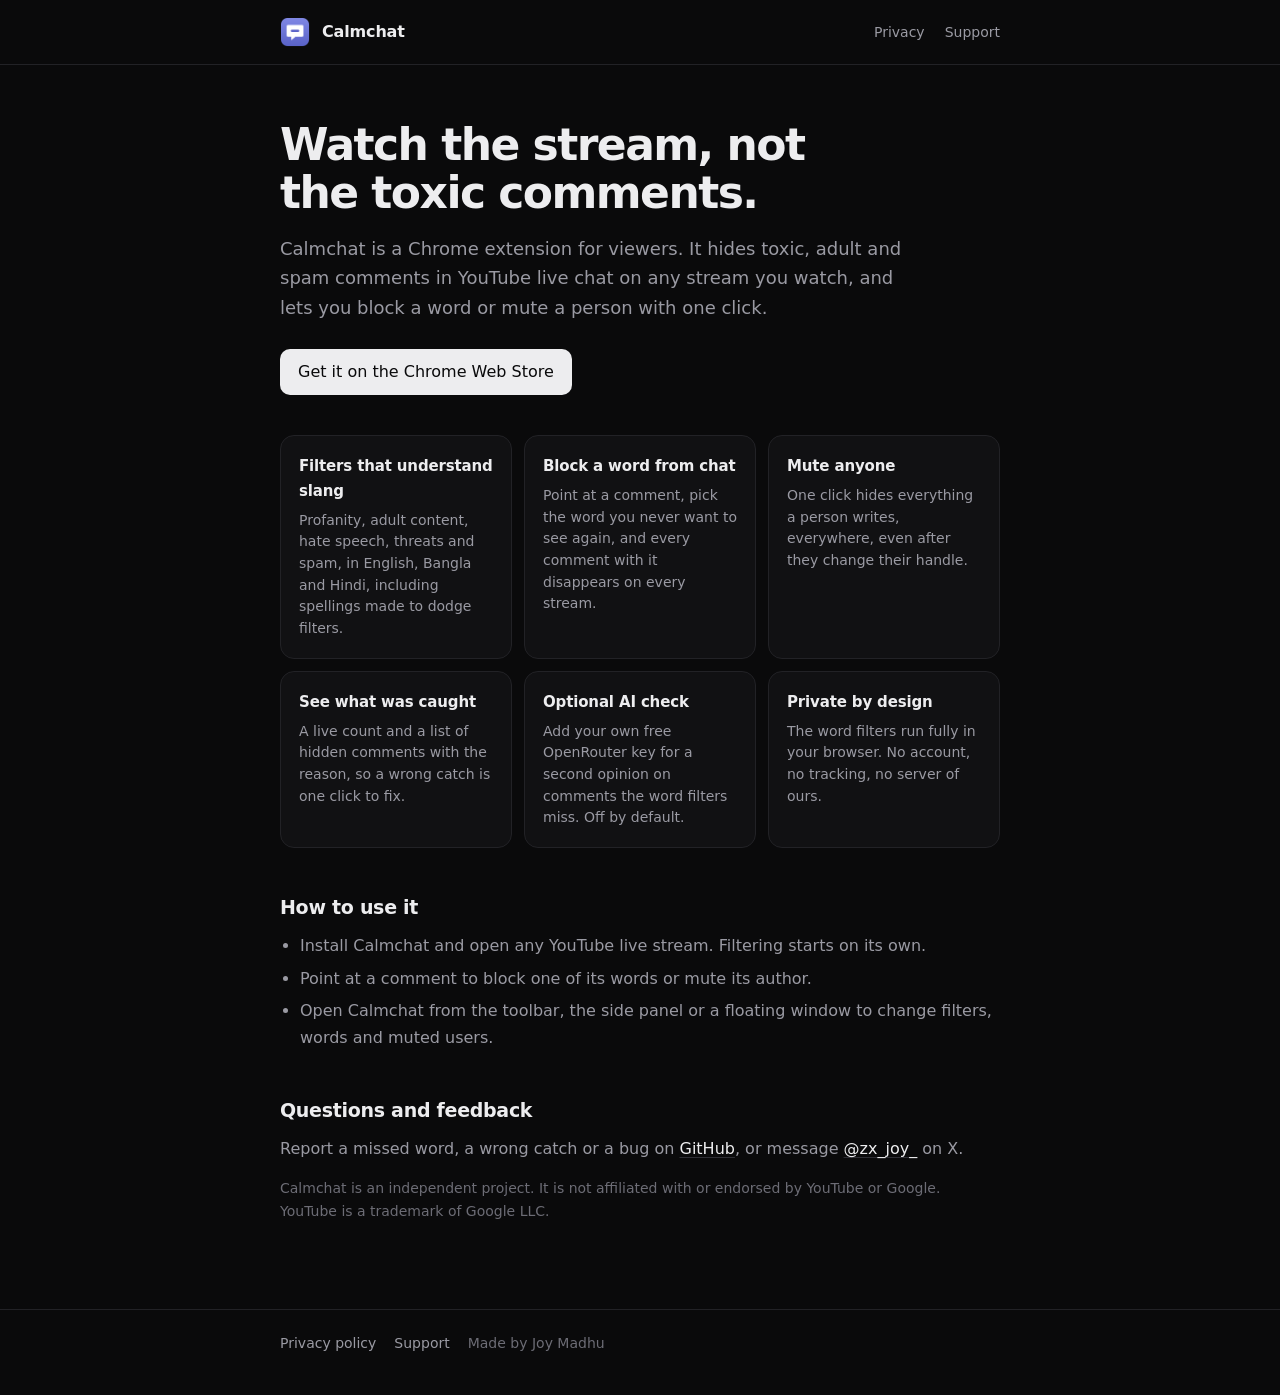
<file: index.html>
<!doctype html>
<html lang="en">
<head>
<meta charset="utf-8">
<meta name="viewport" content="width=device-width, initial-scale=1">
<title>Calmchat, a cleaner YouTube live chat</title>
<meta name="description" content="Calmchat is a Chrome extension that hides toxic, adult and spam comments in YouTube live chat, and lets you block any word or mute any user in one click.">
<link rel="icon" href="icon.png">
<link rel="stylesheet" href="style.css">
</head>
<body>
<header class="top"><div class="wrap">
  <img src="icon.png" alt=""><b>Calmchat</b>
  <nav><a href="privacy.html">Privacy</a><a href="https://github.com/joymadhu49/calmchat/issues">Support</a></nav>
</div></header>
<main><div class="wrap">
  <h1>Watch the stream, not the toxic comments.</h1>
  <p class="lead">Calmchat is a Chrome extension for viewers. It hides toxic, adult and spam comments in YouTube live chat on any stream you watch, and lets you block a word or mute a person with one click.</p>
  <a class="cta" id="store" href="https://chromewebstore.google.com/search/Calmchat">Get it on the Chrome Web Store</a>

  <div class="grid">
    <div class="card"><h3>Filters that understand slang</h3><p>Profanity, adult content, hate speech, threats and spam, in English, Bangla and Hindi, including spellings made to dodge filters.</p></div>
    <div class="card"><h3>Block a word from chat</h3><p>Point at a comment, pick the word you never want to see again, and every comment with it disappears on every stream.</p></div>
    <div class="card"><h3>Mute anyone</h3><p>One click hides everything a person writes, everywhere, even after they change their handle.</p></div>
    <div class="card"><h3>See what was caught</h3><p>A live count and a list of hidden comments with the reason, so a wrong catch is one click to fix.</p></div>
    <div class="card"><h3>Optional AI check</h3><p>Add your own free OpenRouter key for a second opinion on comments the word filters miss. Off by default.</p></div>
    <div class="card"><h3>Private by design</h3><p>The word filters run fully in your browser. No account, no tracking, no server of ours.</p></div>
  </div>

  <h2>How to use it</h2>
  <ul>
    <li>Install Calmchat and open any YouTube live stream. Filtering starts on its own.</li>
    <li>Point at a comment to block one of its words or mute its author.</li>
    <li>Open Calmchat from the toolbar, the side panel or a floating window to change filters, words and muted users.</li>
  </ul>

  <h2>Questions and feedback</h2>
  <p>Report a missed word, a wrong catch or a bug on <a href="https://github.com/joymadhu49/calmchat/issues">GitHub</a>, or message <a href="https://x.com/zx_joy_">@zx_joy_</a> on X.</p>
  <p class="meta">Calmchat is an independent project. It is not affiliated with or endorsed by YouTube or Google. YouTube is a trademark of Google LLC.</p>
</div></main>
<footer><div class="wrap"><a href="privacy.html">Privacy policy</a><a href="https://github.com/joymadhu49/calmchat/issues">Support</a><span>Made by Joy Madhu</span></div></footer>
</body>
</html>
</file>
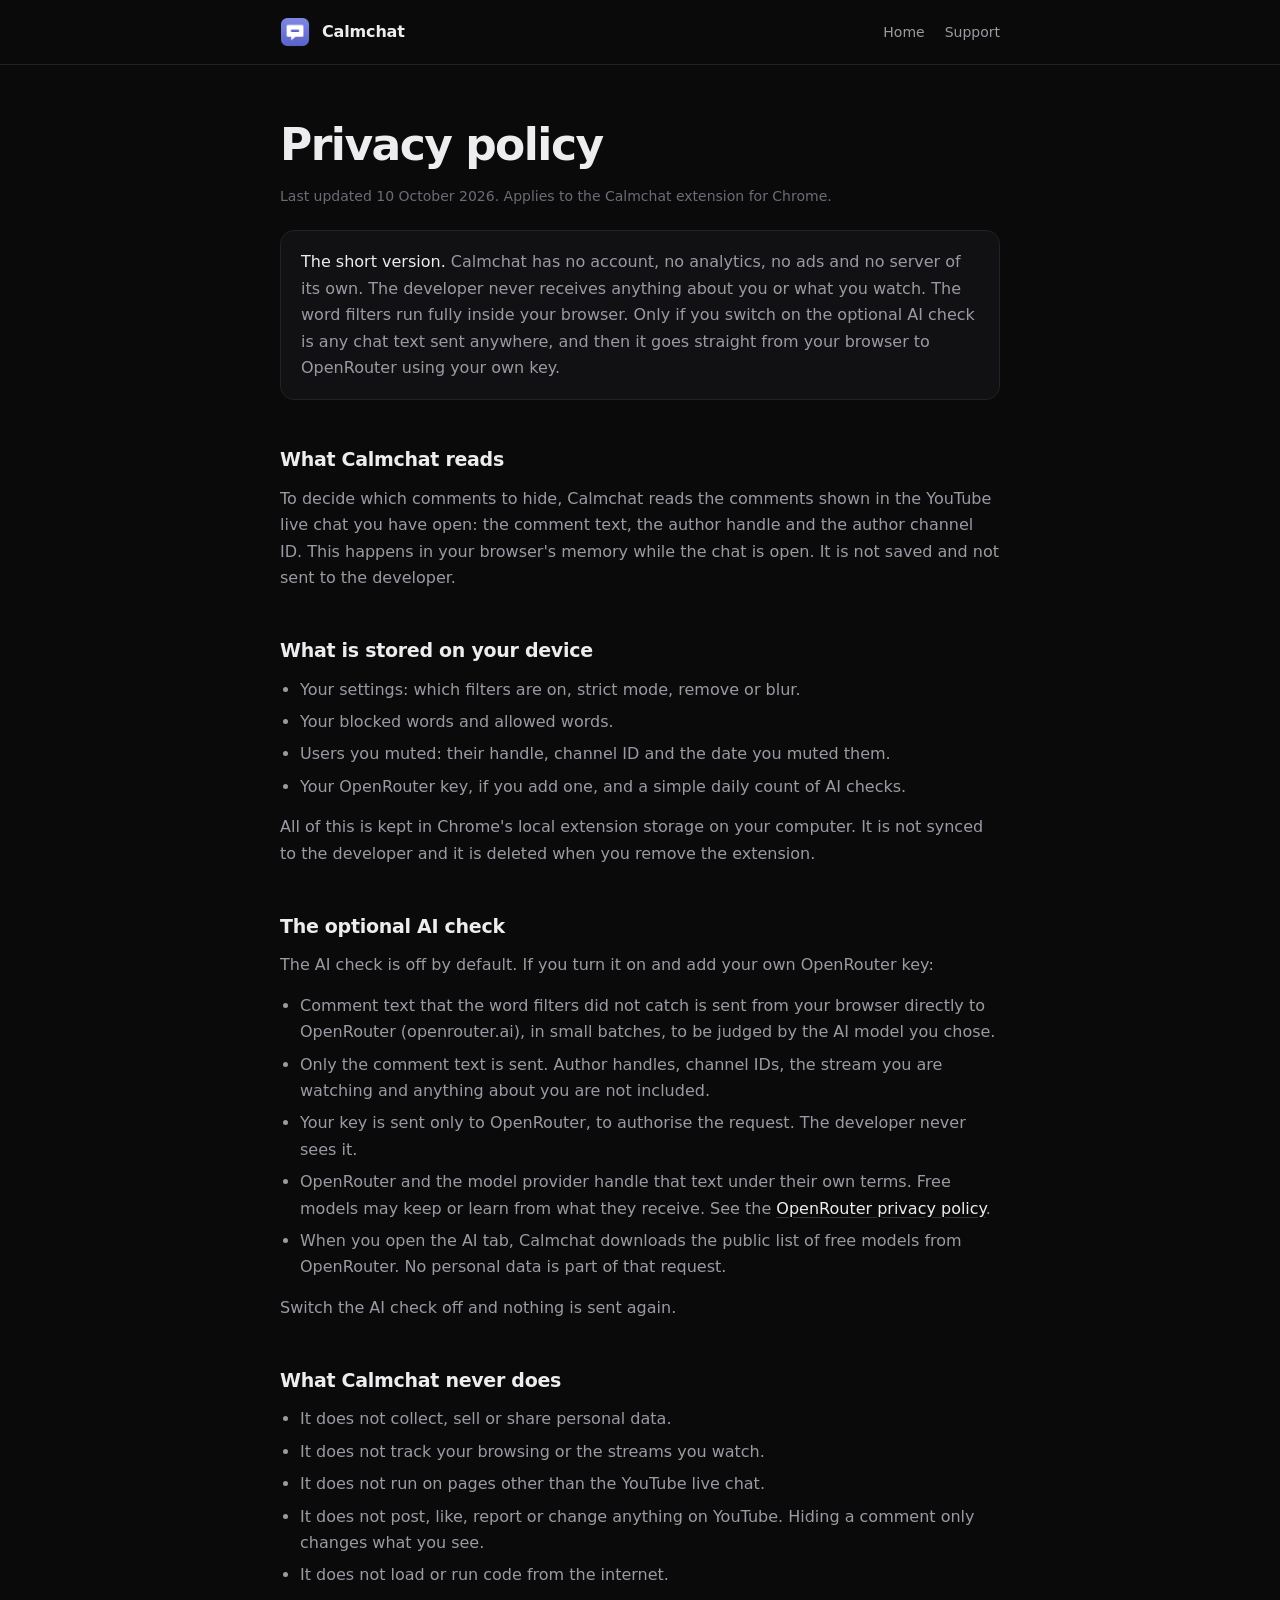
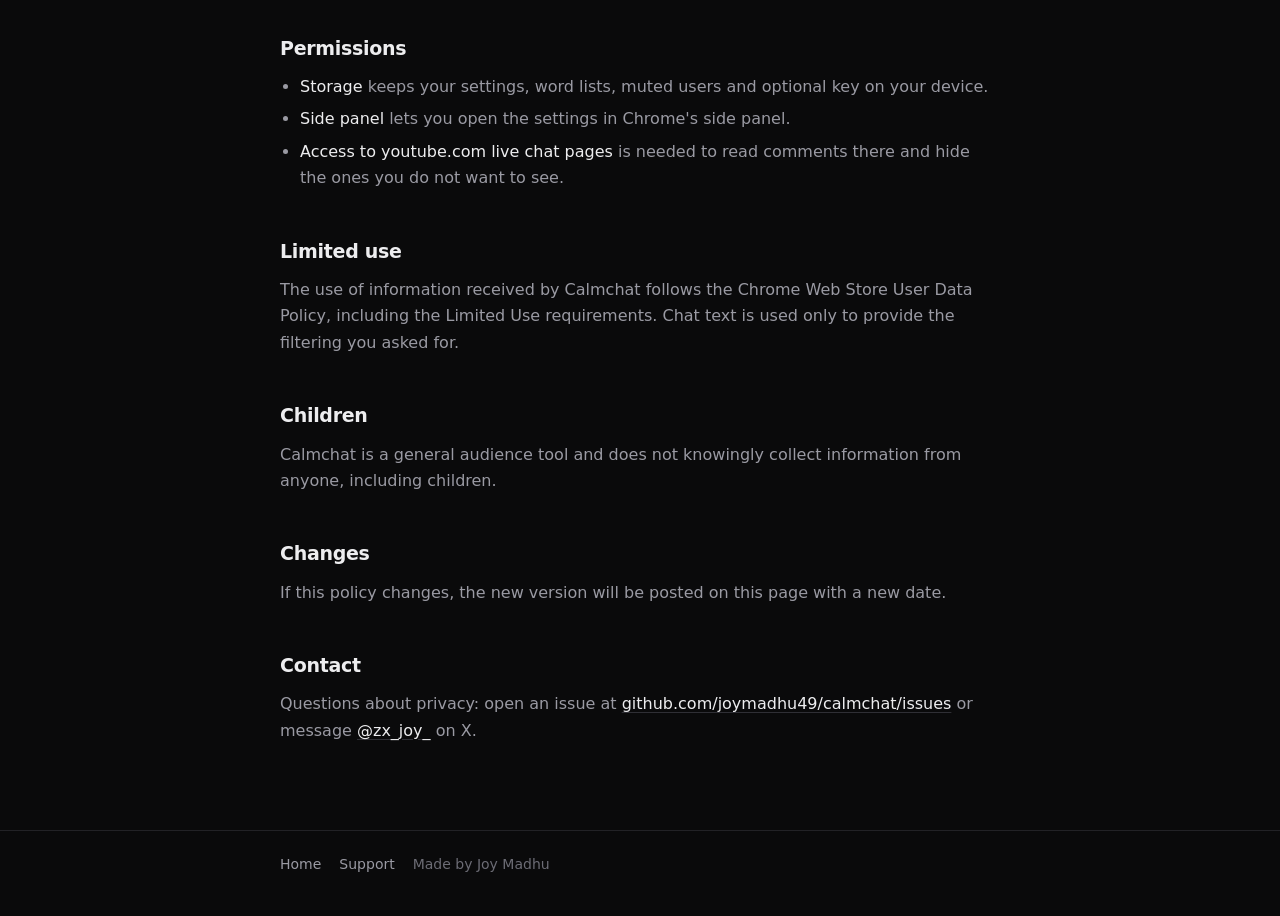
<file: privacy.html>
<!doctype html>
<html lang="en">
<head>
<meta charset="utf-8">
<meta name="viewport" content="width=device-width, initial-scale=1">
<title>Calmchat privacy policy</title>
<meta name="description" content="What the Calmchat Chrome extension does and does not do with your data.">
<link rel="icon" href="icon.png">
<link rel="stylesheet" href="style.css">
</head>
<body>
<header class="top"><div class="wrap">
  <img src="icon.png" alt=""><b>Calmchat</b>
  <nav><a href="./">Home</a><a href="https://github.com/joymadhu49/calmchat/issues">Support</a></nav>
</div></header>
<main><div class="wrap">
  <h1>Privacy policy</h1>
  <p class="meta">Last updated 10 October 2026. Applies to the Calmchat extension for Chrome.</p>

  <div class="box">
    <p><strong>The short version.</strong> Calmchat has no account, no analytics, no ads and no server of its own. The developer never receives anything about you or what you watch. The word filters run fully inside your browser. Only if you switch on the optional AI check is any chat text sent anywhere, and then it goes straight from your browser to OpenRouter using your own key.</p>
  </div>

  <h2>What Calmchat reads</h2>
  <p>To decide which comments to hide, Calmchat reads the comments shown in the YouTube live chat you have open: the comment text, the author handle and the author channel ID. This happens in your browser's memory while the chat is open. It is not saved and not sent to the developer.</p>

  <h2>What is stored on your device</h2>
  <ul>
    <li>Your settings: which filters are on, strict mode, remove or blur.</li>
    <li>Your blocked words and allowed words.</li>
    <li>Users you muted: their handle, channel ID and the date you muted them.</li>
    <li>Your OpenRouter key, if you add one, and a simple daily count of AI checks.</li>
  </ul>
  <p>All of this is kept in Chrome's local extension storage on your computer. It is not synced to the developer and it is deleted when you remove the extension.</p>

  <h2>The optional AI check</h2>
  <p>The AI check is off by default. If you turn it on and add your own OpenRouter key:</p>
  <ul>
    <li>Comment text that the word filters did not catch is sent from your browser directly to OpenRouter (openrouter.ai), in small batches, to be judged by the AI model you chose.</li>
    <li>Only the comment text is sent. Author handles, channel IDs, the stream you are watching and anything about you are not included.</li>
    <li>Your key is sent only to OpenRouter, to authorise the request. The developer never sees it.</li>
    <li>OpenRouter and the model provider handle that text under their own terms. Free models may keep or learn from what they receive. See the <a href="https://openrouter.ai/privacy">OpenRouter privacy policy</a>.</li>
    <li>When you open the AI tab, Calmchat downloads the public list of free models from OpenRouter. No personal data is part of that request.</li>
  </ul>
  <p>Switch the AI check off and nothing is sent again.</p>

  <h2>What Calmchat never does</h2>
  <ul>
    <li>It does not collect, sell or share personal data.</li>
    <li>It does not track your browsing or the streams you watch.</li>
    <li>It does not run on pages other than the YouTube live chat.</li>
    <li>It does not post, like, report or change anything on YouTube. Hiding a comment only changes what you see.</li>
    <li>It does not load or run code from the internet.</li>
  </ul>

  <h2>Permissions</h2>
  <ul>
    <li><strong>Storage</strong> keeps your settings, word lists, muted users and optional key on your device.</li>
    <li><strong>Side panel</strong> lets you open the settings in Chrome's side panel.</li>
    <li><strong>Access to youtube.com live chat pages</strong> is needed to read comments there and hide the ones you do not want to see.</li>
  </ul>

  <h2>Limited use</h2>
  <p>The use of information received by Calmchat follows the Chrome Web Store User Data Policy, including the Limited Use requirements. Chat text is used only to provide the filtering you asked for.</p>

  <h2>Children</h2>
  <p>Calmchat is a general audience tool and does not knowingly collect information from anyone, including children.</p>

  <h2>Changes</h2>
  <p>If this policy changes, the new version will be posted on this page with a new date.</p>

  <h2>Contact</h2>
  <p>Questions about privacy: open an issue at <a href="https://github.com/joymadhu49/calmchat/issues">github.com/joymadhu49/calmchat/issues</a> or message <a href="https://x.com/zx_joy_">@zx_joy_</a> on X.</p>
</div></main>
<footer><div class="wrap"><a href="./">Home</a><a href="https://github.com/joymadhu49/calmchat/issues">Support</a><span>Made by Joy Madhu</span></div></footer>
</body>
</html>
</file>
<file: style.css>
:root {
  --bg: #0a0a0b; --panel: #111113; --border: #222226; --border-strong: #2f2f35;
  --text: #ededef; --dim: #9a9aa3; --faint: #6c6c75; --accent: #7c85e0;
  color-scheme: dark;
}
* { box-sizing: border-box; }
html { background: var(--bg); }
body {
  margin: 0; color: var(--text); background: var(--bg);
  font: 16px/1.65 ui-sans-serif, -apple-system, "SF Pro Text", Inter, "Segoe UI", system-ui, sans-serif;
  -webkit-font-smoothing: antialiased;
}
a { color: var(--text); text-underline-offset: 3px; text-decoration-color: var(--border-strong); }
a:hover { text-decoration-color: var(--text); }
.wrap { width: min(720px, 100% - 40px); margin: 0 auto; }
header.top { border-bottom: 1px solid var(--border); }
header.top .wrap { display: flex; align-items: center; gap: 12px; height: 64px; }
header.top img { width: 30px; height: 30px; border-radius: 8px; }
header.top b { font-weight: 600; letter-spacing: -0.01em; flex: 1; }
header.top nav a { color: var(--dim); text-decoration: none; font-size: 14px; margin-left: 20px; }
header.top nav a:hover { color: var(--text); }
main { padding: 56px 0 72px; }
h1 { font-size: clamp(30px, 6vw, 44px); line-height: 1.1; letter-spacing: -0.035em; margin: 0 0 16px; font-weight: 600; text-wrap: balance; }
h2 { font-size: 19px; letter-spacing: -0.015em; margin: 44px 0 10px; font-weight: 600; }
p, li { color: var(--dim); }
p { margin: 0 0 14px; }
ul { padding-left: 20px; margin: 0 0 14px; }
li { margin: 6px 0; }
strong { color: var(--text); font-weight: 500; }
.lead { font-size: 18px; max-width: 56ch; }
.meta { font-size: 14px; color: var(--faint); }
.cta { display: inline-block; margin-top: 12px; padding: 10px 18px; border-radius: 10px; background: var(--text); color: var(--bg); font-weight: 500; text-decoration: none; }
.cta:hover { background: #fff; }
.grid { display: grid; grid-template-columns: repeat(auto-fit, minmax(210px, 1fr)); gap: 12px; margin-top: 40px; }
.card { border: 1px solid var(--border); border-radius: 14px; background: var(--panel); padding: 18px; }
.card h3 { margin: 0 0 6px; font-size: 15px; font-weight: 600; letter-spacing: -0.01em; }
.card p { margin: 0; font-size: 14px; line-height: 1.55; }
.box { border: 1px solid var(--border); border-radius: 14px; background: var(--panel); padding: 18px 20px; margin: 22px 0; }
.box p:last-child { margin-bottom: 0; }
footer { border-top: 1px solid var(--border); padding: 22px 0 40px; font-size: 14px; color: var(--faint); }
footer a { color: var(--dim); margin-right: 18px; text-decoration: none; }
footer a:hover { color: var(--text); }
</file>
